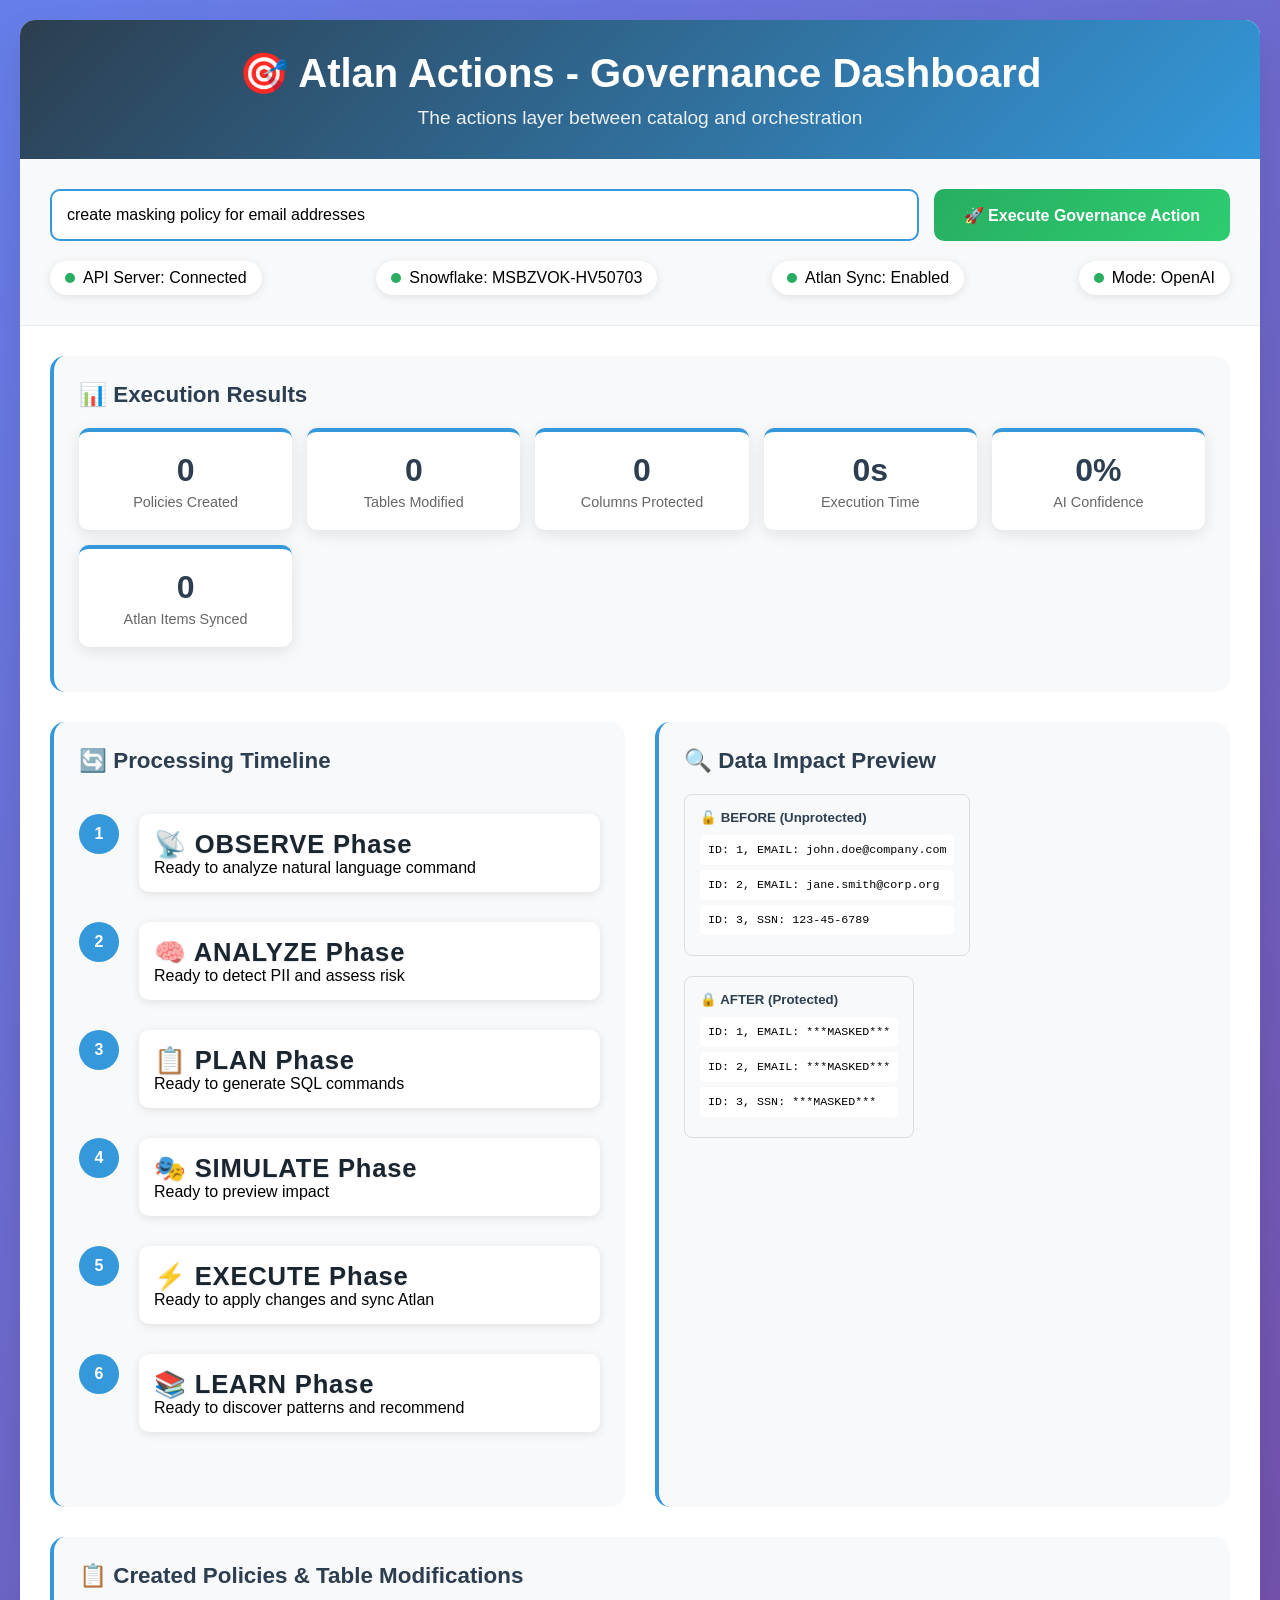
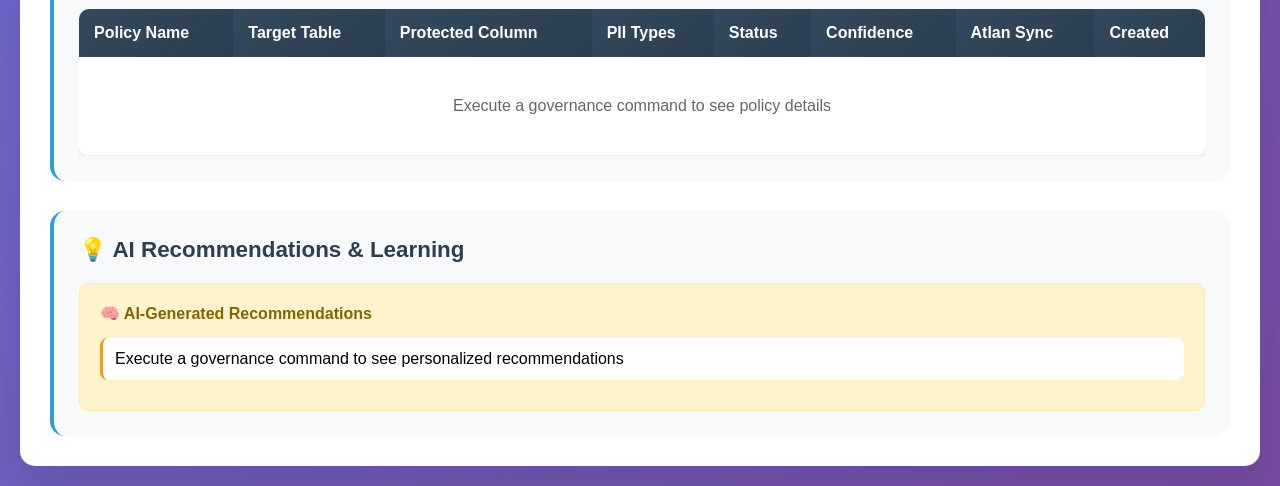
<file: src1/atlan_dashboard.html>
<!DOCTYPE html>
<html lang="en">
<head>
    <meta charset="UTF-8">
    <meta name="viewport" content="width=device-width, initial-scale=1.0">
    <title>🎯 Atlan Actions - Governance Dashboard</title>
    <style>
        * {
            margin: 0;
            padding: 0;
            box-sizing: border-box;
        }

        body {
            font-family: 'Segoe UI', Tahoma, Geneva, Verdana, sans-serif;
            background: linear-gradient(135deg, #667eea 0%, #764ba2 100%);
            min-height: 100vh;
            padding: 20px;
        }

        .container {
            max-width: 1400px;
            margin: 0 auto;
            background: white;
            border-radius: 15px;
            box-shadow: 0 20px 40px rgba(0,0,0,0.1);
            overflow: hidden;
        }

        .header {
            background: linear-gradient(135deg, #2c3e50 0%, #3498db 100%);
            color: white;
            padding: 30px;
            text-align: center;
        }

        .header h1 {
            font-size: 2.5em;
            margin-bottom: 10px;
        }

        .header p {
            font-size: 1.2em;
            opacity: 0.9;
        }

        .input-section {
            padding: 30px;
            background: #f8f9fa;
            border-bottom: 1px solid #e9ecef;
        }

        .input-container {
            display: flex;
            gap: 15px;
            margin-bottom: 20px;
        }

        .input-field {
            flex: 1;
            padding: 15px;
            border: 2px solid #ddd;
            border-radius: 10px;
            font-size: 16px;
            transition: border-color 0.3s;
        }

        .input-field:focus {
            outline: none;
            border-color: #3498db;
        }

        .execute-btn {
            padding: 15px 30px;
            background: linear-gradient(135deg, #27ae60 0%, #2ecc71 100%);
            color: white;
            border: none;
            border-radius: 10px;
            font-size: 16px;
            font-weight: bold;
            cursor: pointer;
            transition: transform 0.2s;
        }

        .execute-btn:hover {
            transform: translateY(-2px);
        }

        .execute-btn:disabled {
            background: #bdc3c7;
            cursor: not-allowed;
            transform: none;
        }

        .status-bar {
            display: flex;
            justify-content: space-between;
            align-items: center;
            flex-wrap: wrap;
            gap: 10px;
        }

        .status-item {
            display: flex;
            align-items: center;
            gap: 8px;
            padding: 8px 15px;
            background: white;
            border-radius: 20px;
            box-shadow: 0 2px 10px rgba(0,0,0,0.1);
        }

        .status-indicator {
            width: 10px;
            height: 10px;
            border-radius: 50%;
            background: #27ae60;
        }

        .main-content {
            display: grid;
            grid-template-columns: 1fr 1fr;
            gap: 30px;
            padding: 30px;
        }

        .section {
            background: #f8f9fa;
            border-radius: 15px;
            padding: 25px;
            border-left: 4px solid #3498db;
        }

        .section.full-width {
            grid-column: 1 / -1;
        }

        .section h3 {
            color: #2c3e50;
            font-size: 1.4em;
            margin-bottom: 20px;
            display: flex;
            align-items: center;
            gap: 10px;
        }

        .results-grid {
            display: grid;
            grid-template-columns: repeat(auto-fit, minmax(200px, 1fr));
            gap: 15px;
            margin-bottom: 20px;
        }

        .metric-card {
            background: white;
            padding: 20px;
            border-radius: 10px;
            text-align: center;
            box-shadow: 0 4px 15px rgba(0,0,0,0.1);
            border-top: 4px solid #3498db;
        }

        .metric-value {
            font-size: 2em;
            font-weight: bold;
            color: #2c3e50;
            margin-bottom: 5px;
        }

        .metric-label {
            color: #666;
            font-size: 0.9em;
        }

        .timeline {
            position: relative;
            padding: 20px 0;
        }

        .timeline-item {
            display: flex;
            margin-bottom: 30px;
            position: relative;
        }

        .timeline-marker {
            width: 40px;
            height: 40px;
            border-radius: 50%;
            background: #3498db;
            color: white;
            display: flex;
            align-items: center;
            justify-content: center;
            font-weight: bold;
            margin-right: 20px;
            flex-shrink: 0;
        }

        .timeline-content {
            flex: 1;
            background: white;
            padding: 15px;
            border-radius: 10px;
            box-shadow: 0 2px 10px rgba(0,0,0,0.1);
        }

        .timeline-content strong {
            font-size: 1.6em;
            font-weight: 900;
            color: #1a252f;
            letter-spacing: 0.8px;
            text-shadow: 0 1px 2px rgba(0,0,0,0.1);
        }

        .before-after {
            display: flex;
            flex-wrap: wrap;
            gap: 20px;
            margin: 20px 0;
        }

        .data-preview {
            background: #f8f9fa;
            padding: 15px;
            border-radius: 8px;
            border: 1px solid #ddd;
        }

        .data-preview h5 {
            margin-bottom: 10px;
            color: #2c3e50;
        }

        .data-row {
            background: white;
            padding: 8px;
            margin-bottom: 5px;
            border-radius: 5px;
            font-family: monospace;
            font-size: 0.9em;
        }

        .policy-table {
            width: 100%;
            border-collapse: collapse;
            background: white;
            border-radius: 10px;
            overflow: hidden;
            box-shadow: 0 4px 15px rgba(0,0,0,0.1);
        }

        .policy-table th {
            background: linear-gradient(135deg, #34495e 0%, #2c3e50 100%);
            color: white;
            padding: 15px;
            text-align: left;
            font-weight: bold;
        }

        .policy-table td {
            padding: 15px;
            border-bottom: 1px solid #eee;
        }

        .policy-table tr:hover {
            background: #f8f9fa;
        }

        .status-badge {
            padding: 5px 12px;
            border-radius: 20px;
            font-size: 0.85em;
            font-weight: bold;
            text-transform: uppercase;
            background: #d4edda;
            color: #155724;
        }

        .confidence-bar {
            width: 100px;
            height: 20px;
            background: #eee;
            border-radius: 10px;
            overflow: hidden;
            position: relative;
        }

        .confidence-fill {
            height: 100%;
            border-radius: 10px;
            transition: width 0.3s;
        }

        .confidence-high { background: #27ae60; }
        .confidence-medium { background: #f39c12; }
        .confidence-low { background: #e74c3c; }

        .confidence-text {
            position: absolute;
            top: 0;
            left: 0;
            right: 0;
            bottom: 0;
            display: flex;
            align-items: center;
            justify-content: center;
            font-size: 0.8em;
            font-weight: bold;
            color: #333;
        }

        .pii-tags {
            display: flex;
            flex-wrap: wrap;
            gap: 5px;
        }

        .pii-tag {
            background: #e3f2fd;
            color: #1976d2;
            padding: 3px 8px;
            border-radius: 15px;
            font-size: 0.8em;
            font-weight: bold;
        }

        .recommendations {
            background: #fff3cd;
            border: 1px solid #ffeaa7;
            border-radius: 10px;
            padding: 20px;
            margin-top: 20px;
        }

        .recommendations h4 {
            color: #856404;
            margin-bottom: 15px;
            display: flex;
            align-items: center;
            gap: 10px;
        }

        .recommendation-item {
            background: white;
            padding: 12px;
            border-radius: 8px;
            margin-bottom: 10px;
            border-left: 3px solid #f39c12;
        }

        .loading {
            display: none;
            text-align: center;
            padding: 40px;
        }

        .loading.show {
            display: block;
        }

        .spinner {
            border: 4px solid #f3f3f3;
            border-top: 4px solid #3498db;
            border-radius: 50%;
            width: 50px;
            height: 50px;
            animation: spin 1s linear infinite;
            margin: 0 auto 20px;
        }

        @keyframes spin {
            0% { transform: rotate(0deg); }
            100% { transform: rotate(360deg); }
        }

        .error {
            padding: 20px;
            background: #f8d7da;
            color: #721c24;
            text-align: center;
            display: none;
        }

        .error.show {
            display: block;
        }

        @media (max-width: 768px) {
            .main-content {
                grid-template-columns: 1fr;
            }
            
            .before-after {
                grid-template-columns: 1fr;
            }
            
            .input-container {
                flex-direction: column;
            }
            
            .status-bar {
                flex-direction: column;
                align-items: stretch;
            }
        }
    </style>
</head>
<body>
    <div class="container">
        <div class="header">
            <h1>🎯 Atlan Actions - Governance Dashboard</h1>
            <p>The actions layer between catalog and orchestration</p>
        </div>

        <div class="input-section">
            <div class="input-container">
                <input type="text" 
                       class="input-field" 
                       id="commandInput" 
                       placeholder="Enter governance command (e.g., 'mask pii in customers table')"
                       value="">
                <button class="execute-btn" id="executeBtn" onclick="executeCommand()">
                    🚀 Execute Governance Action
                </button>
            </div>
            
            <div class="status-bar">
                <div class="status-item">
                    <div class="status-indicator"></div>
                    <span>API Server: Connected</span>
                </div>
                <div class="status-item">
                    <div class="status-indicator"></div>
                    <span>Snowflake: MSBZVOK-HV50703</span>
                </div>
                <div class="status-item">
                    <div class="status-indicator"></div>
                    <span>Atlan Sync: Enabled</span>
                </div>
                <div class="status-item">
                    <div class="status-indicator"></div>
                    <span>Mode: OpenAI</span>
                </div>
            </div>
        </div>

        <div class="error" id="errorSection">
            <span id="errorMessage"></span>
        </div>

        <div class="loading" id="loadingSection">
            <div class="spinner"></div>
            <h3>🔄 Processing Governance Command...</h3>
            <p>Running through 6-phase autonomous loop</p>
        </div>

        <div class="main-content" id="mainContent">
            <!-- Execution Results -->
            <div class="section full-width">
                <h3>📊 Execution Results</h3>
                <div class="results-grid" id="resultsGrid">
                    <div class="metric-card">
                        <div class="metric-value" id="totalPolicies">0</div>
                        <div class="metric-label">Policies Created</div>
                    </div>
                    <div class="metric-card">
                        <div class="metric-value" id="tablesAffected">0</div>
                        <div class="metric-label">Tables Modified</div>
                    </div>
                    <div class="metric-card">
                        <div class="metric-value" id="columnsProtected">0</div>
                        <div class="metric-label">Columns Protected</div>
                    </div>
                    <div class="metric-card">
                        <div class="metric-value" id="executionTime">0s</div>
                        <div class="metric-label">Execution Time</div>
                    </div>
                    <div class="metric-card">
                        <div class="metric-value" id="confidence">0%</div>
                        <div class="metric-label">AI Confidence</div>
                    </div>
                    <div class="metric-card">
                        <div class="metric-value" id="atlanSync">0</div>
                        <div class="metric-label">Atlan Items Synced</div>
                    </div>
                </div>
            </div>

            <!-- Processing Timeline -->
            <div class="section">
                <h3>🔄 Processing Timeline</h3>
                <div class="timeline" id="processingTimeline">
                    <div class="timeline-item">
                        <div class="timeline-marker">1</div>
                        <div class="timeline-content">
                            <strong>📡 OBSERVE Phase</strong>
                            <p>Ready to analyze natural language command</p>
                        </div>
                    </div>
                    <div class="timeline-item">
                        <div class="timeline-marker">2</div>
                        <div class="timeline-content">
                            <strong>🧠 ANALYZE Phase</strong>
                            <p>Ready to detect PII and assess risk</p>
                        </div>
                    </div>
                    <div class="timeline-item">
                        <div class="timeline-marker">3</div>
                        <div class="timeline-content">
                            <strong>📋 PLAN Phase</strong>
                            <p>Ready to generate SQL commands</p>
                        </div>
                    </div>
                    <div class="timeline-item">
                        <div class="timeline-marker">4</div>
                        <div class="timeline-content">
                            <strong>🎭 SIMULATE Phase</strong>
                            <p>Ready to preview impact</p>
                        </div>
                    </div>
                    <div class="timeline-item">
                        <div class="timeline-marker">5</div>
                        <div class="timeline-content">
                            <strong>⚡ EXECUTE Phase</strong>
                            <p>Ready to apply changes and sync Atlan</p>
                        </div>
                    </div>
                    <div class="timeline-item">
                        <div class="timeline-marker">6</div>
                        <div class="timeline-content">
                            <strong>📚 LEARN Phase</strong>
                            <p>Ready to discover patterns and recommend</p>
                        </div>
                    </div>
                </div>
            </div>

            <!-- Data Impact Preview -->
            <div class="section">
                <h3>🔍 Data Impact Preview</h3>
                <div class="before-after" id="dataPreview">
                    <div class="data-preview">
                        <h5>🔓 BEFORE (Unprotected)</h5>
                        <div class="data-row">ID: 1, EMAIL: john.doe@company.com</div>
                        <div class="data-row">ID: 2, EMAIL: jane.smith@corp.org</div>
                        <div class="data-row">ID: 3, SSN: 123-45-6789</div>
                    </div>
                    <div class="data-preview">
                        <h5>🔒 AFTER (Protected)</h5>
                        <div class="data-row">ID: 1, EMAIL: ***MASKED***</div>
                        <div class="data-row">ID: 2, EMAIL: ***MASKED***</div>
                        <div class="data-row">ID: 3, SSN: ***MASKED***</div>
                    </div>
                </div>
            </div>

            <!-- Policy Details Table -->
            <div class="section full-width">
                <h3>📋 Created Policies & Table Modifications</h3>
                <div style="overflow-x: auto;">
                    <table class="policy-table" id="policyTable">
                        <thead>
                            <tr>
                                <th>Policy Name</th>
                                <th>Target Table</th>
                                <th>Protected Column</th>
                                <th>PII Types</th>
                                <th>Status</th>
                                <th>Confidence</th>
                                <th>Atlan Sync</th>
                                <th>Created</th>
                            </tr>
                        </thead>
                        <tbody id="policyTableBody">
                            <tr>
                                <td colspan="8" style="text-align: center; padding: 40px; color: #666;">
                                    Execute a governance command to see policy details
                                </td>
                            </tr>
                        </tbody>
                    </table>
                </div>
            </div>

            <!-- Recommendations -->
            <div class="section full-width">
                <h3>💡 AI Recommendations & Learning</h3>
                <div class="recommendations" id="recommendationsSection">
                    <h4>🧠 AI-Generated Recommendations</h4>
                    <div class="recommendation-item">
                        Execute a governance command to see personalized recommendations
                    </div>
                </div>
            </div>
        </div>
    </div>

    <script>
        let currentExecution = null;

        // Sample commands for demo
        const sampleCommands = [
            "mask pii in customers table",
            "discover and protect sensitive data",
            "create masking policy for email addresses",
            "scan all tables for pii data",
            "apply gdpr compliance policies"
        ];

        // Set random sample command on load
        document.addEventListener('DOMContentLoaded', function() {
            const randomCommand = sampleCommands[Math.floor(Math.random() * sampleCommands.length)];
            document.getElementById('commandInput').value = randomCommand;
        });

        async function executeCommand() {
            const command = document.getElementById('commandInput').value.trim();
            if (!command) {
                showError('Please enter a governance command');
                return;
            }

            // Show loading state
            showLoading(true);
            hideError();

            try {
                // Send command to API
                const response = await fetch('http://localhost:3000/api/process', {
                    method: 'POST',
                    headers: {
                        'Content-Type': 'application/json',
                    },
                    body: JSON.stringify({ query: command })
                });

                if (!response.ok) {
                    throw new Error(`HTTP error! status: ${response.status}`);
                }

                const result = await response.json();
                
                // Update dashboard with results
                updateDashboard(result, command);
                
            } catch (error) {
                console.error('Error:', error);
                showError('Error processing command: ' + error.message);
            } finally {
                showLoading(false);
            }
        }

        function showLoading(show) {
            const loadingSection = document.getElementById('loadingSection');
            const mainContent = document.getElementById('mainContent');
            const executeBtn = document.getElementById('executeBtn');

            if (show) {
                loadingSection.classList.add('show');
                mainContent.style.opacity = '0.5';
                executeBtn.disabled = true;
                executeBtn.textContent = '⏳ Processing...';
            } else {
                loadingSection.classList.remove('show');
                mainContent.style.opacity = '1';
                executeBtn.disabled = false;
                executeBtn.textContent = '🚀 Execute Governance Action';
            }
        }

        function showError(message) {
            const errorSection = document.getElementById('errorSection');
            const errorMessage = document.getElementById('errorMessage');
            errorMessage.textContent = message;
            errorSection.classList.add('show');
        }

        function hideError() {
            const errorSection = document.getElementById('errorSection');
            errorSection.classList.remove('show');
        }

        function updateDashboard(result, command) {
            console.log('Updating dashboard with:', result);

            // Update metrics
            updateMetrics(result);
            
            // Update timeline
            updateTimeline(result);
            
            // Update policy table
            updatePolicyTable(result, command);
            
            // Update recommendations
            updateRecommendations(result);
            
            // Update data preview
            updateDataPreview(result);
        }

        function updateMetrics(result) {
            const metrics = {
                totalPolicies: result.policies_created || 0,
                tablesAffected: result.tables_affected || 0,
                columnsProtected: result.columns_protected || 0,
                executionTime: result.execution_time ? `${result.execution_time}s` : '0s',
                confidence: result.confidence ? `${Math.round(result.confidence * 100)}%` : '0%',
                atlanSync: result.atlan_synced_items || 0
            };

            Object.entries(metrics).forEach(([key, value]) => {
                const element = document.getElementById(key);
                if (element) {
                    element.textContent = value;
                }
            });
        }

        function updateTimeline(result) {
            const phases = [
                { name: '📡 OBSERVE', key: 'observe' },
                { name: '🧠 ANALYZE', key: 'analyze' },
                { name: '📋 PLAN', key: 'plan' },
                { name: '🎭 SIMULATE', key: 'simulate' },
                { name: '⚡ EXECUTE', key: 'execute' },
                { name: '📚 LEARN', key: 'learn' }
            ];

            const timeline = document.getElementById('processingTimeline');
            timeline.innerHTML = '';

            phases.forEach((phase, index) => {
                const phaseData = result.phases && result.phases[phase.key];
                const isCompleted = phaseData && phaseData.status === 'completed';
                
                const timelineItem = document.createElement('div');
                timelineItem.className = 'timeline-item';
                
                timelineItem.innerHTML = `
                    <div class="timeline-marker" style="background: ${isCompleted ? '#27ae60' : '#3498db'}">
                        ${index + 1}
                    </div>
                    <div class="timeline-content">
                        <strong>${phase.name} Phase</strong>
                        <p>${getPhaseDescription(phase.key, phaseData)}</p>
                        ${phaseData ? `<small>⏱️ ${phaseData.duration || '0.1'}s</small>` : ''}
                    </div>
                `;
                
                timeline.appendChild(timelineItem);
            });
        }

        function getPhaseDescription(phaseKey, phaseData) {
            if (!phaseData) return 'Waiting to execute...';
            
            const descriptions = {
                observe: `Intent: ${phaseData.intent || 'Unknown'} | Confidence: ${Math.round((phaseData.confidence || 0) * 100)}% | Entities: ${phaseData.entities_count || 0}`,
                analyze: `PII Found: ${phaseData.pii_findings_count || 0} columns | Risk: ${phaseData.risk_level || 'Unknown'}`,
                plan: `SQL Commands: ${phaseData.sql_commands_count || 0} | Strategy: ${phaseData.strategy || 'Masking'}`,
                simulate: `Impact Preview: ${phaseData.rows_affected || 0} rows | Risk Assessment: ${phaseData.risk_assessment || 'LOW'}`,
                execute: `Executed: ${phaseData.commands_executed || 0} commands | Atlan Sync: ${phaseData.atlan_sync_status || 'Pending'}`,
                learn: `Patterns: ${phaseData.patterns_discovered || 0} | Recommendations: ${phaseData.recommendations_count || 0}`
            };
            
            return descriptions[phaseKey] || 'Completed successfully';
        }

        function updatePolicyTable(result, command) {
            const tbody = document.getElementById('policyTableBody');
            tbody.innerHTML = '';

            if (!result.policies || result.policies.length === 0) {
                tbody.innerHTML = `
                    <tr>
                        <td colspan="8" style="text-align: center; padding: 40px; color: #666;">
                            No policies created. Try a command like "mask pii in customers table"
                        </td>
                    </tr>
                `;
                return;
            }

            result.policies.forEach(policy => {
                const row = document.createElement('tr');
                
                const confidenceClass = policy.confidence > 0.8 ? 'confidence-high' : 
                                      policy.confidence > 0.6 ? 'confidence-medium' : 'confidence-low';
                
                row.innerHTML = `
                    <td><strong>${policy.name}</strong></td>
                    <td>${policy.table}</td>
                    <td>${policy.column}</td>
                    <td>
                        <div class="pii-tags">
                            ${policy.pii_types.map(type => `<span class="pii-tag">${type}</span>`).join('')}
                        </div>
                    </td>
                    <td><span class="status-badge">ACTIVE</span></td>
                    <td>
                        <div class="confidence-bar">
                            <div class="confidence-fill ${confidenceClass}" style="width: ${policy.confidence * 100}%"></div>
                            <div class="confidence-text">${Math.round(policy.confidence * 100)}%</div>
                        </div>
                    </td>
                    <td>${policy.atlan_synced ? '✅ Synced' : '⏳ Pending'}</td>
                    <td>${new Date().toLocaleString()}</td>
                `;
                
                tbody.appendChild(row);
            });
        }

        function updateRecommendations(result) {
            const container = document.getElementById('recommendationsSection');
            
            if (!result.recommendations || result.recommendations.length === 0) {
                container.innerHTML = `
                    <h4>🧠 AI-Generated Recommendations</h4>
                    <div class="recommendation-item">
                        Execute a governance command to see personalized recommendations
                    </div>
                `;
                return;
            }

            let html = '<h4>🧠 AI-Generated Recommendations</h4>';
            
            result.recommendations.forEach(rec => {
                html += `
                    <div class="recommendation-item">
                        <strong>${rec.title || '💡 Smart Suggestion'}</strong><br>
                        ${rec.description || rec}
                    </div>
                `;
            });

            container.innerHTML = html;
        }

        function updateDataPreview(result) {
            const preview = document.getElementById('dataPreview');
            
            if (!result.data_preview) {
                return; // Keep default preview
            }

            const dataPreview = result.data_preview;
            const columns = dataPreview.columns || [];
            const beforeData = dataPreview.before || [];
            const hrData = dataPreview.after_hr || [];
            const analystData = dataPreview.after_analyst || [];

            // Build before data HTML (ACCOUNTADMIN - unmasked)
            let beforeHTML = '<h5>🔓 BEFORE (Unmasked - ACCOUNTADMIN)</h5>';
            if (beforeData.length > 0) {
                beforeData.forEach((row, idx) => {
                    const rowDisplay = columns.map(col => `${col}: ${row[col]}`).join(', ');
                    beforeHTML += `<div class="data-row">Row ${idx + 1}: ${rowDisplay}</div>`;
                });
            } else {
                beforeHTML += '<div class="data-row">No data available</div>';
            }

            // Build HR role data HTML
            let hrHTML = '<h5>🔒 AFTER (HR_ROLE View)</h5>';
            if (hrData.length > 0) {
                hrData.forEach((row, idx) => {
                    const rowDisplay = columns.map(col => {
                        const value = row[col];
                        const originalValue = beforeData[idx] ? beforeData[idx][col] : null;
                        // Highlight if masked
                        const isMasked = originalValue !== null && value !== originalValue;
                        const displayValue = isMasked ? `<span style="background-color: #fff3cd; padding: 2px 5px; border-radius: 3px;">${value}</span>` : value;
                        return `${col}: ${displayValue}`;
                    }).join(', ');
                    hrHTML += `<div class="data-row">Row ${idx + 1}: ${rowDisplay}</div>`;
                });
            } else {
                hrHTML += '<div class="data-row">No data available</div>';
            }

            // Build Analyst role data HTML
            let analystHTML = '<h5>🔒 AFTER (ANALYST_ROLE View)</h5>';
            if (analystData.length > 0) {
                analystData.forEach((row, idx) => {
                    const rowDisplay = columns.map(col => {
                        const value = row[col];
                        const originalValue = beforeData[idx] ? beforeData[idx][col] : null;
                        // Highlight if masked
                        const isMasked = originalValue !== null && value !== originalValue;
                        const displayValue = isMasked ? `<span style="background-color: #ffebee; padding: 2px 5px; border-radius: 3px;">${value}</span>` : value;
                        return `${col}: ${displayValue}`;
                    }).join(', ');
                    analystHTML += `<div class="data-row">Row ${idx + 1}: ${rowDisplay}</div>`;
                });
            } else {
                analystHTML += '<div class="data-row">No data available</div>';
            }

            // Update preview with 3-column layout
            preview.innerHTML = `
                <div class="data-preview" style="flex: 1; min-width: 250px;">${beforeHTML}</div>
                <div class="data-preview" style="flex: 1; min-width: 250px;">${hrHTML}</div>
                <div class="data-preview" style="flex: 1; min-width: 250px;">${analystHTML}</div>
            `;
        }

        // Allow Enter key to execute command
        document.getElementById('commandInput').addEventListener('keypress', function(e) {
            if (e.key === 'Enter') {
                executeCommand();
            }
        });

        // Auto-focus on command input
        document.getElementById('commandInput').focus();
    </script>
</body>
</html>
</file>
